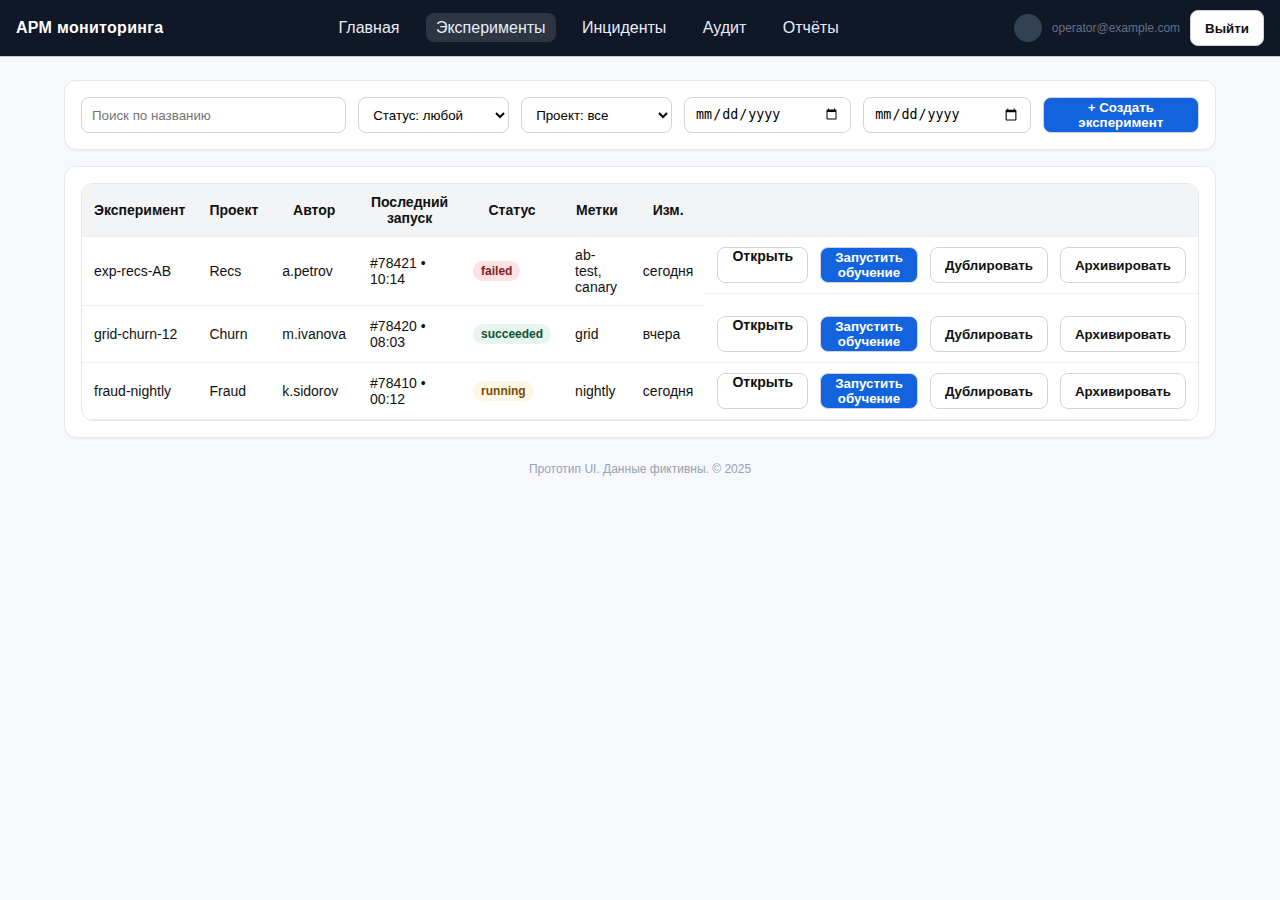
<file: experiments.html>
<!doctype html>
<html lang="ru">
<head>
  <meta charset="utf-8">
  <meta name="viewport" content="width=device-width, initial-scale=1">
  <title>АРМ мониторинга — Эксперименты</title>
  <link rel="stylesheet" href="assets.css">
  <script defer src="app.js"></script>
  <script>
    document.addEventListener("DOMContentLoaded", requireAuth);
  </script>
</head>
<body>
  <div class="topbar">
    <div class="brand">АРМ мониторинга</div>
    <nav>
      <a href="index.html">Главная</a>
      <a href="experiments.html" class="active">Эксперименты</a>
      <a href="incidents.html">Инциденты</a>
      <a href="audit.html">Аудит</a>
      <a href="reports.html">Отчёты</a>
    </nav>
    <div class="profile">
      <span class="avatar" aria-hidden="true"></span>
      <span class="small">operator@example.com</span>
      <button id="logout-btn" class="btn secondary" type="button">Выйти</button>
    </div>
  </div>

  <div class="container">

    <div class="card">
      <div class="hstack">
        <input class="input" style="width:320px" placeholder="Поиск по названию">
        <select style="width:180px">
          <option>Статус: любой</option><option>running</option><option>succeeded</option><option>failed</option>
        </select>
        <select style="width:180px">
          <option>Проект: все</option><option>Recs</option><option>Churn</option><option>Fraud</option>
        </select>
        <input class="input" style="width:200px" type="date" title="Дата от">
        <input class="input" style="width:200px" type="date" title="Дата до">
        <button class="btn" type="button" onclick="openModal('modal-new-exp')">+ Создать эксперимент</button>
      </div>
    </div>

    <div class="card">
      <table class="table" aria-label="Список экспериментов">
        <thead>
          <tr>
            <th>Эксперимент</th><th>Проект</th><th>Автор</th><th>Последний запуск</th><th>Статус</th><th>Метки</th><th>Изм.</th><th style="width:220px"></th>
          </tr>
        </thead>
        <tbody>
          <tr>
            <td>exp-recs-AB</td><td>Recs</td><td>a.petrov</td><td>#78421 • 10:14</td>
            <td><span class="status fail">failed</span></td><td>ab-test, canary</td><td>сегодня</td>
            <td class="hstack">
              <a class="btn secondary" href="run.html">Открыть</a>
              <button class="btn" type="button" onclick="openModal('modal-launch')">Запустить обучение</button>
              <button class="btn secondary" type="button" title="Дублировать">Дублировать</button>
              <button class="btn secondary" type="button" title="Архивировать">Архивировать</button>
            </td>
          </tr>
          <tr>
            <td>grid-churn-12</td><td>Churn</td><td>m.ivanova</td><td>#78420 • 08:03</td>
            <td><span class="status ok">succeeded</span></td><td>grid</td><td>вчера</td>
            <td class="hstack">
              <a class="btn secondary" href="run.html">Открыть</a>
              <button class="btn" type="button" onclick="openModal('modal-launch')">Запустить обучение</button>
              <button class="btn secondary" type="button">Дублировать</button>
              <button class="btn secondary" type="button">Архивировать</button>
            </td>
          </tr>
          <tr>
            <td>fraud-nightly</td><td>Fraud</td><td>k.sidorov</td><td>#78410 • 00:12</td>
            <td><span class="status warn">running</span></td><td>nightly</td><td>сегодня</td>
            <td class="hstack">
              <a class="btn secondary" href="run.html">Открыть</a>
              <button class="btn" type="button" onclick="openModal('modal-launch')">Запустить обучение</button>
              <button class="btn secondary" type="button">Дублировать</button>
              <button class="btn secondary" type="button">Архивировать</button>
            </td>
          </tr>
        </tbody>
      </table>
    </div>

    <footer>Прототип UI. Данные фиктивны. © 2025</footer>
  </div>

  <!-- Modal: Новый эксперимент -->
  <div id="modal-new-exp" class="modal-backdrop" role="dialog" aria-modal="true" aria-labelledby="mne-title">
    <div class="modal">
      <header>
        <h3 id="mne-title" style="margin:0">Создать эксперимент</h3>
        <button class="btn secondary" onclick="closeModal('modal-new-exp')">Закрыть</button>
      </header>
      <div class="vstack">
        <div class="form-row">
          <label class="vstack" style="flex:1">
            <div class="label">Название</div>
            <input class="input" placeholder="exp-recs-AB">
          </label>
          <label class="vstack" style="width:220px">
            <div class="label">Проект</div>
            <select><option>Recs</option><option>Churn</option><option>Fraud</option></select>
          </label>
        </div>
        <label class="vstack">
          <div class="label">Описание</div>
          <textarea placeholder="Гипотеза, целевая метрика, дизайн"></textarea>
        </label>
        <div class="form-row">
          <label class="vstack" style="flex:1">
            <div class="label">Теги</div>
            <input class="input" placeholder="ab-test, canary">
          </label>
          <label class="vstack" style="width:220px">
            <div class="label">Ответственный</div>
            <input class="input" placeholder="a.petrov">
          </label>
        </div>
      </div>
      <footer>
        <button class="btn secondary" onclick="closeModal('modal-new-exp')">Отмена</button>
        <button class="btn success" onclick="alert('Эксперимент создан (демо)'); closeModal('modal-new-exp');">Создать</button>
      </footer>
    </div>
  </div>

  <!-- Modal: Запуск обучения -->
  <div id="modal-launch" class="modal-backdrop" role="dialog" aria-modal="true" aria-labelledby="ml-title">
    <div class="modal">
      <header>
        <h3 id="ml-title" style="margin:0">Запуск обучения</h3>
        <button class="btn secondary" onclick="closeModal('modal-launch')">Закрыть</button>
      </header>
      <div class="vstack">
        <div class="form-row">
          <label class="vstack" style="flex:1">
            <div class="label">Конфигурация</div>
            <input class="input" placeholder="recs:v32 • lr=0.001 • batch=512">
          </label>
          <label class="vstack" style="width:220px">
            <div class="label">Датасет</div>
            <select><option>dataset_2025_09</option><option>dataset_2025_08</option></select>
          </label>
        </div>
        <div class="form-row">
          <label class="vstack" style="width:220px">
            <div class="label">Режим</div>
            <select><option>full</option><option>incremental</option><option>canary</option></select>
          </label>
          <label class="vstack" style="width:220px">
            <div class="label">Ресурсы</div>
            <select><option>1×A100</option><option>2×A100</option><option>CPU only</option></select>
          </label>
          <label class="vstack" style="flex:1">
            <div class="label">Примечание</div>
            <input class="input" placeholder="комментарий к запуску">
          </label>
        </div>
      </div>
      <footer>
        <button class="btn secondary" onclick="closeModal('modal-launch')">Отмена</button>
        <a class="btn success" href="run.html">Старт</a>
      </footer>
    </div>
  </div>
</body>
</html>
</file>
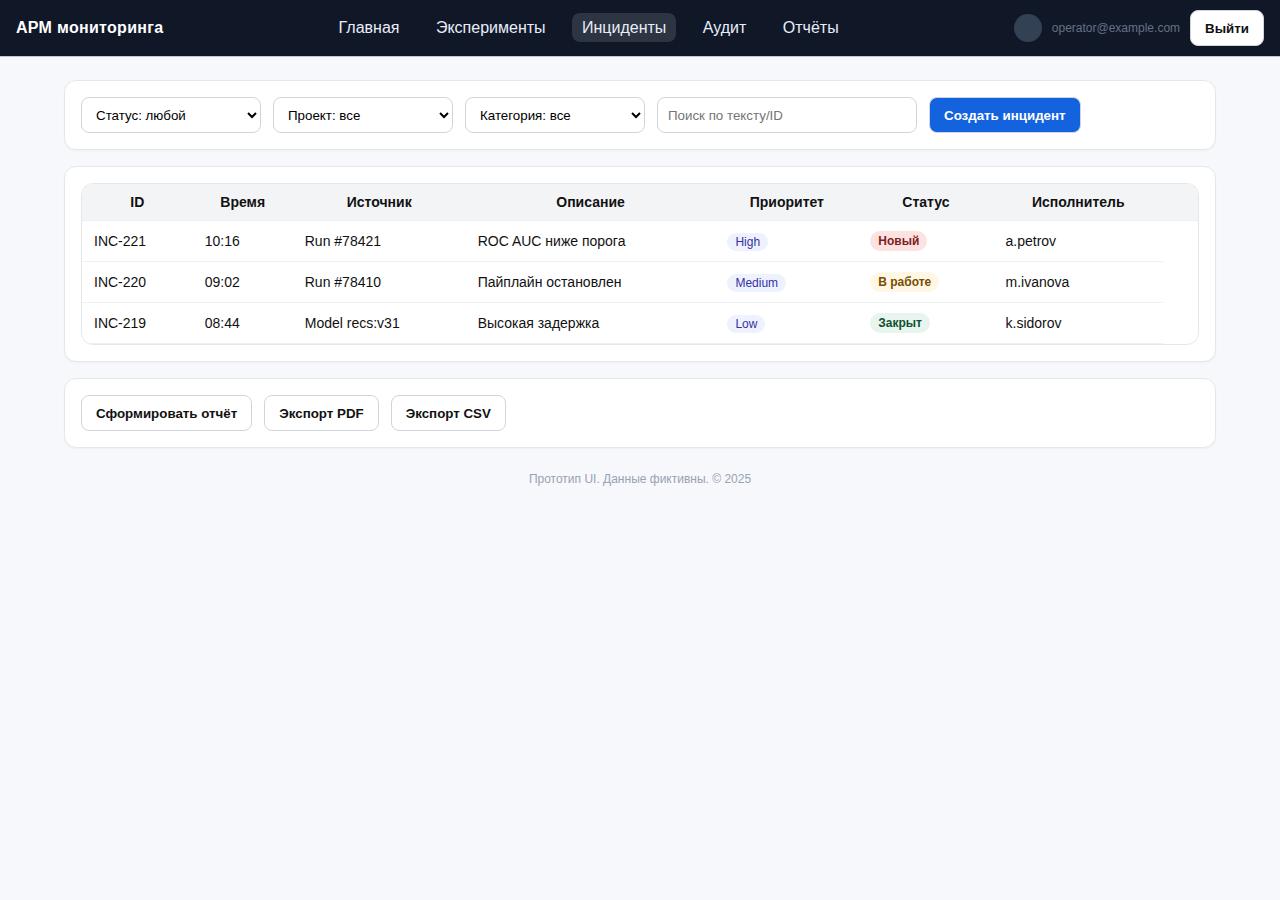
<file: incidents.html>
<!doctype html>
<html lang="ru">
<head>
  <meta charset="utf-8">
  <meta name="viewport" content="width=device-width, initial-scale=1">
  <title>АРМ мониторинга — Инциденты</title>
  <link rel="stylesheet" href="assets.css">
  <script defer src="app.js"></script>
  <script>
    document.addEventListener("DOMContentLoaded", requireAuth);
  </script>
</head>
<body>
  <div class="topbar">
    <div class="brand">АРМ мониторинга</div>
    <nav>
      <a href="index.html">Главная</a>
      <a href="experiments.html">Эксперименты</a>
      <a href="incidents.html" class="active">Инциденты</a>
      <a href="audit.html">Аудит</a>
      <a href="reports.html">Отчёты</a>
    </nav>
    <div class="profile">
      <span class="avatar"></span>
      <span class="small">operator@example.com</span>
      <button id="logout-btn" class="btn secondary" type="button">Выйти</button>
    </div>
  </div>

  <div class="container">
    <div class="card">
      <div class="hstack">
        <select style="width:180px"><option>Статус: любой</option><option>Новый</option><option>В работе</option><option>Закрыт</option></select>
        <select style="width:180px"><option>Проект: все</option><option>Recs</option><option>Churn</option><option>Fraud</option></select>
        <select style="width:180px"><option>Категория: все</option><option>quality-gate</option><option>pipeline</option><option>latency</option></select>
        <input class="input" style="width:260px" placeholder="Поиск по тексту/ID">
        <button class="btn" type="button" onclick="openModal('modal-create-incident')">Создать инцидент</button>
      </div>
    </div>

    <div class="card">
      <table class="table" aria-label="Список инцидентов">
        <thead><tr><th>ID</th><th>Время</th><th>Источник</th><th>Описание</th><th>Приоритет</th><th>Статус</th><th>Исполнитель</th><th></th></tr></thead>
        <tbody>
          <tr>
            <td>INC-221</td><td>10:16</td><td>Run #78421</td><td>ROC AUC ниже порога</td>
            <td><span class="badge">High</span></td><td><span class="status fail">Новый</span></td><td>a.petrov</td>
          </tr>
          <tr>
            <td>INC-220</td><td>09:02</td><td>Run #78410</td><td>Пайплайн остановлен</td>
            <td><span class="badge">Medium</span></td><td><span class="status warn">В работе</span></td><td>m.ivanova</td>
          </tr>
          <tr>
            <td>INC-219</td><td>08:44</td><td>Model recs:v31</td><td>Высокая задержка</td>
            <td><span class="badge">Low</span></td><td><span class="status ok">Закрыт</span></td><td>k.sidorov</td>
          </tr>
        </tbody>
      </table>
    </div>

    <div class="card">
      <div class="hstack">
        <button class="btn secondary" onclick="openModal('modal-inc-report')">Сформировать отчёт</button>
        <button class="btn secondary" onclick="exportPDF()">Экспорт PDF</button>
        <button class="btn secondary" onclick="exportCSV()">Экспорт CSV</button>
      </div>
    </div>

    <footer>Прототип UI. Данные фиктивны. © 2025</footer>
  </div>

  <!-- Modal: Создать инцидент -->
  <div id="modal-create-incident" class="modal-backdrop" role="dialog" aria-modal="true">
    <div class="modal">
      <header>
        <h3 style="margin:0">Создать инцидент</h3>
        <button class="btn secondary" onclick="closeModal('modal-create-incident')">Закрыть</button>
      </header>
      <div class="vstack">
        <div class="form-row">
          <label class="vstack" style="flex:1">
            <div class="label">Источник</div>
            <input class="input" placeholder="Run #, Модель, Эксперимент">
          </label>
          <label class="vstack" style="width:220px">
            <div class="label">Приоритет</div>
            <select><option>High</option><option>Medium</option><option>Low</option></select>
          </label>
        </div>
        <div class="form-row">
          <label class="vstack" style="width:220px">
            <div class="label">Статус</div>
            <select><option>Новый</option><option>В работе</option><option>Закрыт</option></select>
          </label>
          <label class="vstack" style="width:220px">
            <div class="label">Ответственный</div>
            <input class="input" placeholder="логин исполнителя">
          </label>
          <label class="vstack" style="flex:1">
            <div class="label">Категория</div>
            <input class="input" placeholder="quality-gate / pipeline / latency">
          </label>
        </div>
        <label class="vstack">
          <div class="label">Описание</div>
          <textarea placeholder="Что произошло, ожидания, гипотезы, ссылки"></textarea>
        </label>
      </div>
      <footer>
        <button class="btn secondary" onclick="closeModal('modal-create-incident')">Отмена</button>
        <button class="btn warn" onclick="alert('Инцидент создан (демо)'); closeModal('modal-create-incident')">Создать</button>
      </footer>
    </div>
  </div>

  <!-- Modal: Детали инцидента -->
  <div id="modal-incident-details" class="modal-backdrop" role="dialog" aria-modal="true">
    <div class="modal">
      <header>
        <h3 style="margin:0">INC-221 • Детали</h3>
        <button class="btn secondary" onclick="closeModal('modal-incident-details')">Закрыть</button>
      </header>
      <div class="vstack">
        <div class="form-row">
          <div class="vstack" style="flex:1">
            <div class="label">Источник</div>
            <div class="small">Run #78421 • recs:v32 • ROC AUC 0.78 &lt; 0.80</div>
          </div>
          <div class="vstack" style="width:220px">
            <div class="label">Статус</div>
            <select><option>Новый</option><option selected>В работе</option><option>Закрыт</option></select>
          </div>
        </div>
        <div class="form-row">
          <div class="vstack" style="width:220px">
            <div class="label">Приоритет</div>
            <select><option selected>High</option><option>Medium</option><option>Low</option></select>
          </div>
          <div class="vstack" style="width:220px">
            <div class="label">Исполнитель</div>
            <input class="input" value="a.petrov">
          </div>
          <div class="vstack" style="flex:1">
            <div class="label">Вложения</div>
            <div class="small"><a href="#">train.log</a>, <a href="#">metrics.html</a></div>
          </div>
        </div>
        <label class="vstack">
          <div class="label">История изменений</div>
          <div class="card small">10:18 назначен исполнитель • 10:19 добавлен лог • 10:23 статус «В работе»</div>
        </label>
        <label class="vstack">
          <div class="label">Комментарий</div>
          <textarea placeholder="Добавьте комментарий..."></textarea>
        </label>
      </div>
      <footer>
        <button class="btn secondary" onclick="closeModal('modal-incident-details')">Закрыть</button>
        <button class="btn success" onclick="alert('Сохранено (демо)')">Сохранить</button>
      </footer>
    </div>
  </div>

  <!-- Modal: Отчёт по инцидентам -->
  <div id="modal-inc-report" class="modal-backdrop" role="dialog" aria-modal="true">
    <div class="modal">
      <header>
        <h3 style="margin:0">Отчёт по инцидентам</h3>
        <button class="btn secondary" onclick="closeModal('modal-inc-report')">Закрыть</button>
      </header>
      <div class="vstack">
        <div class="form-row">
          <label class="vstack" style="width:220px">
            <div class="label">Период</div>
            <select><option>24 часа</option><option>7 дней</option><option>30 дней</option></select>
          </label>
          <label class="vstack" style="width:220px">
            <div class="label">Проект</div>
            <select><option>Все</option><option>Recs</option><option>Churn</option><option>Fraud</option></select>
          </label>
          <label class="vstack" style="flex:1">
            <div class="label">Категории</div>
            <input class="input" placeholder="quality-gate, pipeline">
          </label>
        </div>
      </div>
      <footer>
        <button class="btn secondary" onclick="closeModal('modal-inc-report')">Отмена</button>
        <button class="btn" onclick="alert('Сформировано (демо)')">Сформировать</button>
      </footer>
    </div>
  </div>
</body>
</html>
</file>
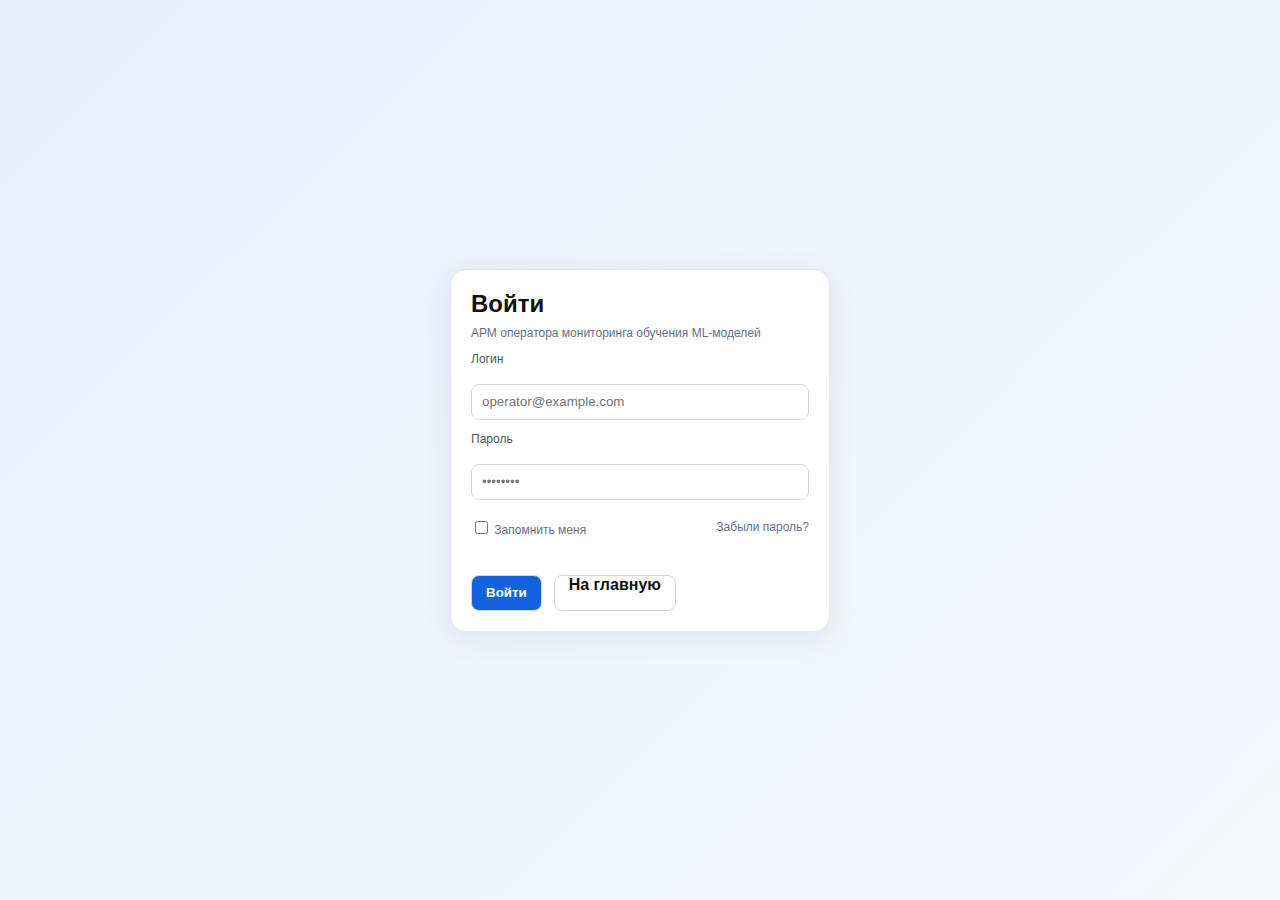
<file: login.html>
<!doctype html>
<html lang="ru">
<head>
  <meta charset="utf-8">
  <meta name="viewport" content="width=device-width, initial-scale=1">
  <title>Вход — АРМ мониторинга</title>
  <link rel="stylesheet" href="assets.css">
  <script defer src="app.js"></script>
</head>
<body class="login">
  <div class="login-wrap">
    <div class="login-card" role="dialog" aria-labelledby="login-title">
      <h2 id="login-title">Войти</h2>
      <div class="small">АРМ оператора мониторинга обучения ML-моделей</div>

      <form class="vstack" style="margin-top:12px" onsubmit="handleLoginSubmit(event)">
        <label class="vstack" for="login">
          <div class="label">Логин</div>
          <input id="login" class="input" name="login" autocomplete="username" placeholder="operator@example.com">
        </label>

        <label class="vstack" for="password">
          <div class="label">Пароль</div>
          <input id="password" class="input" type="password" name="password" autocomplete="current-password" placeholder="••••••••">
        </label>

        <div class="hstack" style="justify-content:space-between;margin-top:6px">
          <label class="small"><input type="checkbox"> Запомнить меня</label>
          <a class="small" href="#" title="Восстановление доступа пока демо">Забыли пароль?</a>
        </div>

        <div id="login-error" class="error" aria-live="assertive"></div>

        <div class="hstack" style="margin-top:8px">
          <button type="submit" class="btn">Войти</button>
          <a class="btn secondary" href="index.html">На главную</a>
        </div>
      </form>
    </div>
  </div>
</body>
</html>
</file>
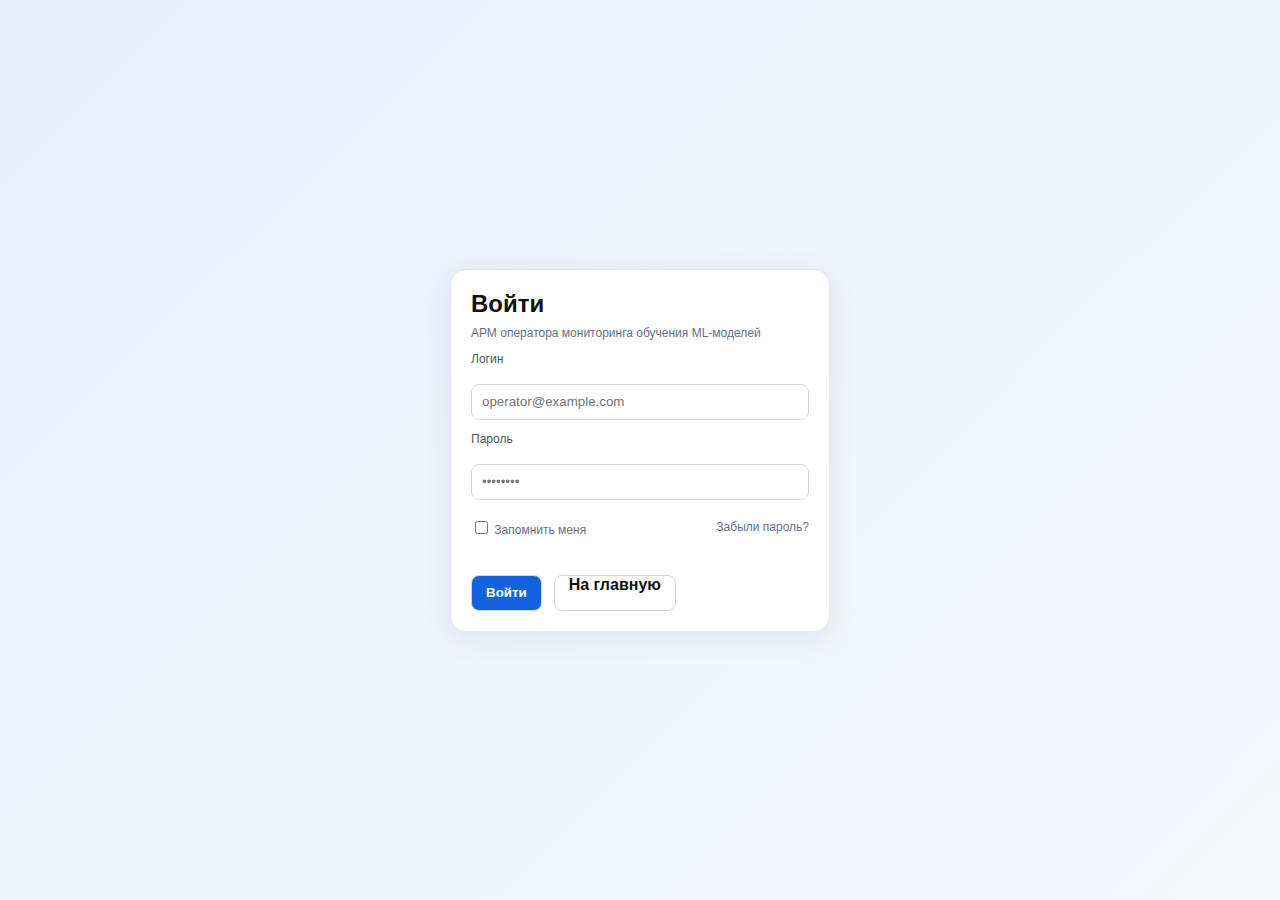
<file: run.html>
<!doctype html>
<html lang="ru">
<head>
  <meta charset="utf-8">
  <meta name="viewport" content="width=device-width, initial-scale=1">
  <title>АРМ мониторинга — Мониторинг запуска</title>
  <link rel="stylesheet" href="assets.css">
  <script defer src="app.js"></script>
  <script>
    document.addEventListener("DOMContentLoaded", () => {
      requireAuth();
      evaluateQualityGates();
    });
  </script>
</head>
<body>
  <div class="topbar">
    <div class="brand">АРМ мониторинга</div>
    <nav>
      <a href="index.html">Главная</a>
      <a href="experiments.html">Эксперименты</a>
      <a href="incidents.html">Инциденты</a>
      <a href="audit.html">Аудит</a>
      <a href="reports.html">Отчёты</a>
    </nav>
    <div class="profile">
      <span class="avatar"></span>
      <span class="small">operator@example.com</span>
      <button id="logout-btn" class="btn secondary" type="button">Выйти</button>
    </div>
  </div>

  <div class="container">
    <div class="card">
      <div class="hstack" style="justify-content:space-between">
        <div>
          <h3 style="margin:0">Run #78421 — exp-recs-AB</h3>
          <div class="meta">Проект: Recs • Модель: recs:v32 • Метки: canary • Статус: <span class="status fail">FAILED</span></div>
        </div>
        <div class="hstack">
          <button id="create-incident-from-qg" class="btn secondary" disabled onclick="openModal('modal-incident')">Зарегистрировать инцидент</button>
          <button class="btn warn" type="button">Остановить</button>
          <button class="btn success" type="button">Перезапустить</button>
          <button class="btn secondary" type="button" onclick="exportCSV()">Экспорт логов</button>
        </div>
      </div>
      <hr class="sep">
      <div class="grid2">
        <div class="vstack">
          <div class="card">
            <h4 style="margin:0 0 8px 0">Метрики (последние значения)</h4>
            <table class="table">
              <thead><tr><th>Метрика</th><th>Значение</th><th>Порог</th><th>Статус</th></tr></thead>
              <tbody>
                <tr><td>ROC AUC</td><td>0.78</td><td>≥ 0.80</td><td><span class="status fail quality-fail">FAIL</span></td></tr>
                <tr><td>Latency p95</td><td>210 ms</td><td>≤ 200 ms</td><td><span class="status warn">WARN</span></td></tr>
                <tr><td>Loss</td><td>0.41</td><td>≤ 0.45</td><td><span class="status ok">OK</span></td></tr>
              </tbody>
            </table>
          </div>
          <div class="card">
            <h4 style="margin:0 0 8px 0">Артефакты</h4>
            <table class="table">
              <thead><tr><th>Тип</th><th>Имя</th><th>Размер</th><th>Хэш</th><th></th></tr></thead>
              <tbody>
                <tr><td>Weights</td><td>recs_v32.pt</td><td>124 MB</td><td>f3a9…7b</td><td><button class="btn secondary">Скачать</button></td></tr>
                <tr><td>Logs</td><td>train.log</td><td>3.2 MB</td><td>9c1d…2a</td><td><button class="btn secondary">Открыть</button></td></tr>
                <tr><td>Report</td><td>metrics.html</td><td>240 KB</td><td>ab44…ff</td><td><button class="btn secondary">Просмотр</button></td></tr>
              </tbody>
            </table>
          </div>
        </div>
        <div class="vstack">
          <div class="card">
            <h4 style="margin:0 0 8px 0">Таймлайн</h4>
            <div class="chart">preprocess ✓ → train ✓ → validate ✗</div>
            <div class="meta">Start 10:14:22 • End 11:26:51</div>
          </div>
          <div class="card">
            <h4 style="margin:0 0 8px 0">Quality Gates</h4>
            <table class="table">
              <thead><tr><th>Правило</th><th>Значение</th><th>Статус</th></tr></thead>
              <tbody>
                <tr><td>ROC AUC ≥ 0.80</td><td>0.78</td><td><span class="status fail">FAIL</span></td></tr>
                <tr><td>Latency p95 ≤ 200 ms</td><td>210</td><td><span class="status warn">WARN</span></td></tr>
                <tr><td>Loss ≤ 0.45</td><td>0.41</td><td><span class="status ok">OK</span></td></tr>
              </tbody>
            </table>
            <div class="hstack">
              <button class="btn danger" type="button">Отказать в релизе</button>
              <button class="btn success" type="button">Одобрить</button>
            </div>
          </div>
        </div>
      </div>
    </div>

    <footer>Прототип UI. Данные фиктивны. © 2025</footer>
  </div>

  <!-- Modal: Регистрация инцидента -->
  <div id="modal-incident" class="modal-backdrop" role="dialog" aria-modal="true" aria-labelledby="mi-title">
    <div class="modal">
      <header>
        <h3 id="mi-title" style="margin:0">Регистрация инцидента</h3>
        <button class="btn secondary" onclick="closeModal('modal-incident')">Закрыть</button>
      </header>
      <div class="vstack">
        <div class="form-row">
          <label class="vstack" style="flex:1">
            <div class="label">Источник</div>
            <input class="input" value="Run #78421 • recs:v32 • ROC AUC 0.78 &lt; 0.80" readonly>
          </label>
        </div>
        <div class="form-row">
          <label class="vstack" style="width:220px">
            <div class="label">Приоритет</div>
            <select><option>High</option><option>Medium</option><option>Low</option></select>
          </label>
          <label class="vstack" style="width:220px">
            <div class="label">Ответственный</div>
            <input class="input" value="a.petrov">
          </label>
          <label class="vstack" style="flex:1">
            <div class="label">Тег/Категория</div>
            <input class="input" placeholder="quality-gate, latency, pipeline">
          </label>
        </div>
        <label class="vstack">
          <div class="label">Описание</div>
          <textarea placeholder="Что произошло, что ожидалось, первые гипотезы, ссылки на логи"></textarea>
        </label>
      </div>
      <footer>
        <button class="btn secondary" onclick="closeModal('modal-incident')">Отмена</button>
        <a class="btn warn" href="incidents.html">Создать инцидент</a>
      </footer>
    </div>
  </div>
</body>
</html>
</file>
<file: assets.css>
/* ===== Base / Reset ===== */
* { box-sizing: border-box; }
html, body { margin: 0; padding: 0; }
body { font-family: Inter, Segoe UI, Arial, Helvetica, sans-serif; background: #f6f8fb; color: #111; }

a { color: #1363df; text-decoration: none; }
a:hover { text-decoration: underline; }
.small { font-size: 12px; color: #667085; }
.label { font-size: 12px; color: #475467; margin-bottom: 6px; }
.meta { color: #667085; font-size: 12px; }
.code { font-family: ui-monospace, SFMono-Regular, Menlo, Monaco, Consolas, monospace; }

.container { max-width: 1200px; margin: 0 auto; padding: 24px; }
.hstack { display: flex; gap: 12px; align-items: center; }
.vstack { display: flex; gap: 12px; flex-direction: column; }
.grid2 { display: grid; grid-template-columns: 1fr 1fr; gap: 16px; }

/* ===== Topbar ===== */
.topbar { display: flex; align-items: center; justify-content: space-between; height: 56px; padding: 0 16px; background: #101828; color: #fff; box-shadow: 0 1px 0 rgba(0,0,0,.2); position: sticky; top: 0; z-index: 10; }
.brand { font-weight: 700; letter-spacing: .3px; }
.topbar nav a { color: #e8eef9; margin: 0 6px; padding: 6px 10px; border-radius: 8px; }
.topbar nav a.active, .topbar nav a:hover { background: rgba(255,255,255,.12); }
.profile { display:flex; align-items:center; gap:10px; }
.profile .avatar { width:28px; height:28px; border-radius:999px; background:#334155; display:inline-block; }

/* ===== Cards / Tables ===== */
.card { background: #fff; border: 1px solid #e5e7eb; border-radius: 12px; box-shadow: 0 1px 2px rgba(16,24,40,.04); padding: 16px; margin-bottom: 16px; }
.table { width: 100%; border-collapse: separate; border-spacing: 0; border: 1px solid #e5e7eb; border-radius: 12px; overflow: hidden; }
.table th, .table td { padding: 10px 12px; border-bottom: 1px solid #eef0f3; font-size: 14px; }
.table thead { background: #f3f4f6; }

/* ===== Inputs / Buttons ===== */
.input, select, textarea { height: 36px; border: 1px solid #d0d5dd; border-radius: 8px; padding: 0 10px; background: #fff; width: 100%; }
textarea { height: 96px; padding: 10px; }
.btn { height: 36px; border: 1px solid #d0d5dd; border-radius: 8px; padding: 0 14px; background: #1363df; color: #fff; font-weight: 600; cursor: pointer; }
.btn.secondary { background: #fff; color: #111; }
.btn.success { background: #16a34a; border-color: #16a34a; }
.btn.warn { background: #f59e0b; border-color: #f59e0b; }
.btn.danger { background: #dc2626; border-color: #dc2626; }

/* ===== Badges / Status ===== */
.badge { background: #eef2ff; color: #3730a3; border-radius: 999px; padding: 2px 8px; font-size: 12px; }
.status { padding: 3px 8px; border-radius: 999px; font-size: 12px; font-weight: 600; display: inline-block; }
.ok { background: #e8f5ee; color: #0f5132; }
.warn { background: #fff7e6; color: #7a4d00; }
.fail { background: #fee2e2; color: #7f1d1d; }
.running { background: #e0ecff; color: #1d4ed8; }

/* ===== Charts / Placeholders ===== */
.chart { height: 220px; border: 1px dashed #cdd5df; border-radius: 12px; display:flex; align-items:center; justify-content:center; color:#667085; }

/* ===== Login ===== */
.login-wrap { min-height: 100vh; display:flex; align-items:center; justify-content:center; background:linear-gradient(135deg,#e8efff,#f6f8fb); }
.login-card { width: 380px; background:#fff; border:1px solid #e5e7eb; border-radius:16px; box-shadow:0 6px 30px rgba(16,24,40,.08); padding:20px; }
.login-card h2 { margin: 0 0 8px; }

/* ===== Modals ===== */
.modal-backdrop { position: fixed; inset: 0; background: rgba(2,6,23,.42); display:none; align-items: center; justify-content: center; z-index: 100; }
.modal { width: 560px; max-width: 92vw; background:#fff; border:1px solid #e5e7eb; border-radius: 14px; box-shadow: 0 10px 40px rgba(2,6,23,.25); padding:16px; }
.modal header { display:flex; align-items:center; justify-content:space-between; margin-bottom:12px; }
.modal footer { display:flex; gap:10px; justify-content:flex-end; margin-top:12px; }
.modal.show { display:flex; }

/* ===== Helpers ===== */
hr.sep { border:none; border-top:1px solid #e5e7eb; margin: 16px 0; }
footer { color:#98a2b3; font-size:12px; margin:24px 0 8px; text-align:center; }

/* ===== Inline error ===== */
.error { color:#b42318; font-size: 12px; margin-top: 6px; }
.input.error { border-color:#fda29b; background:#fff1f1; }
</file>
